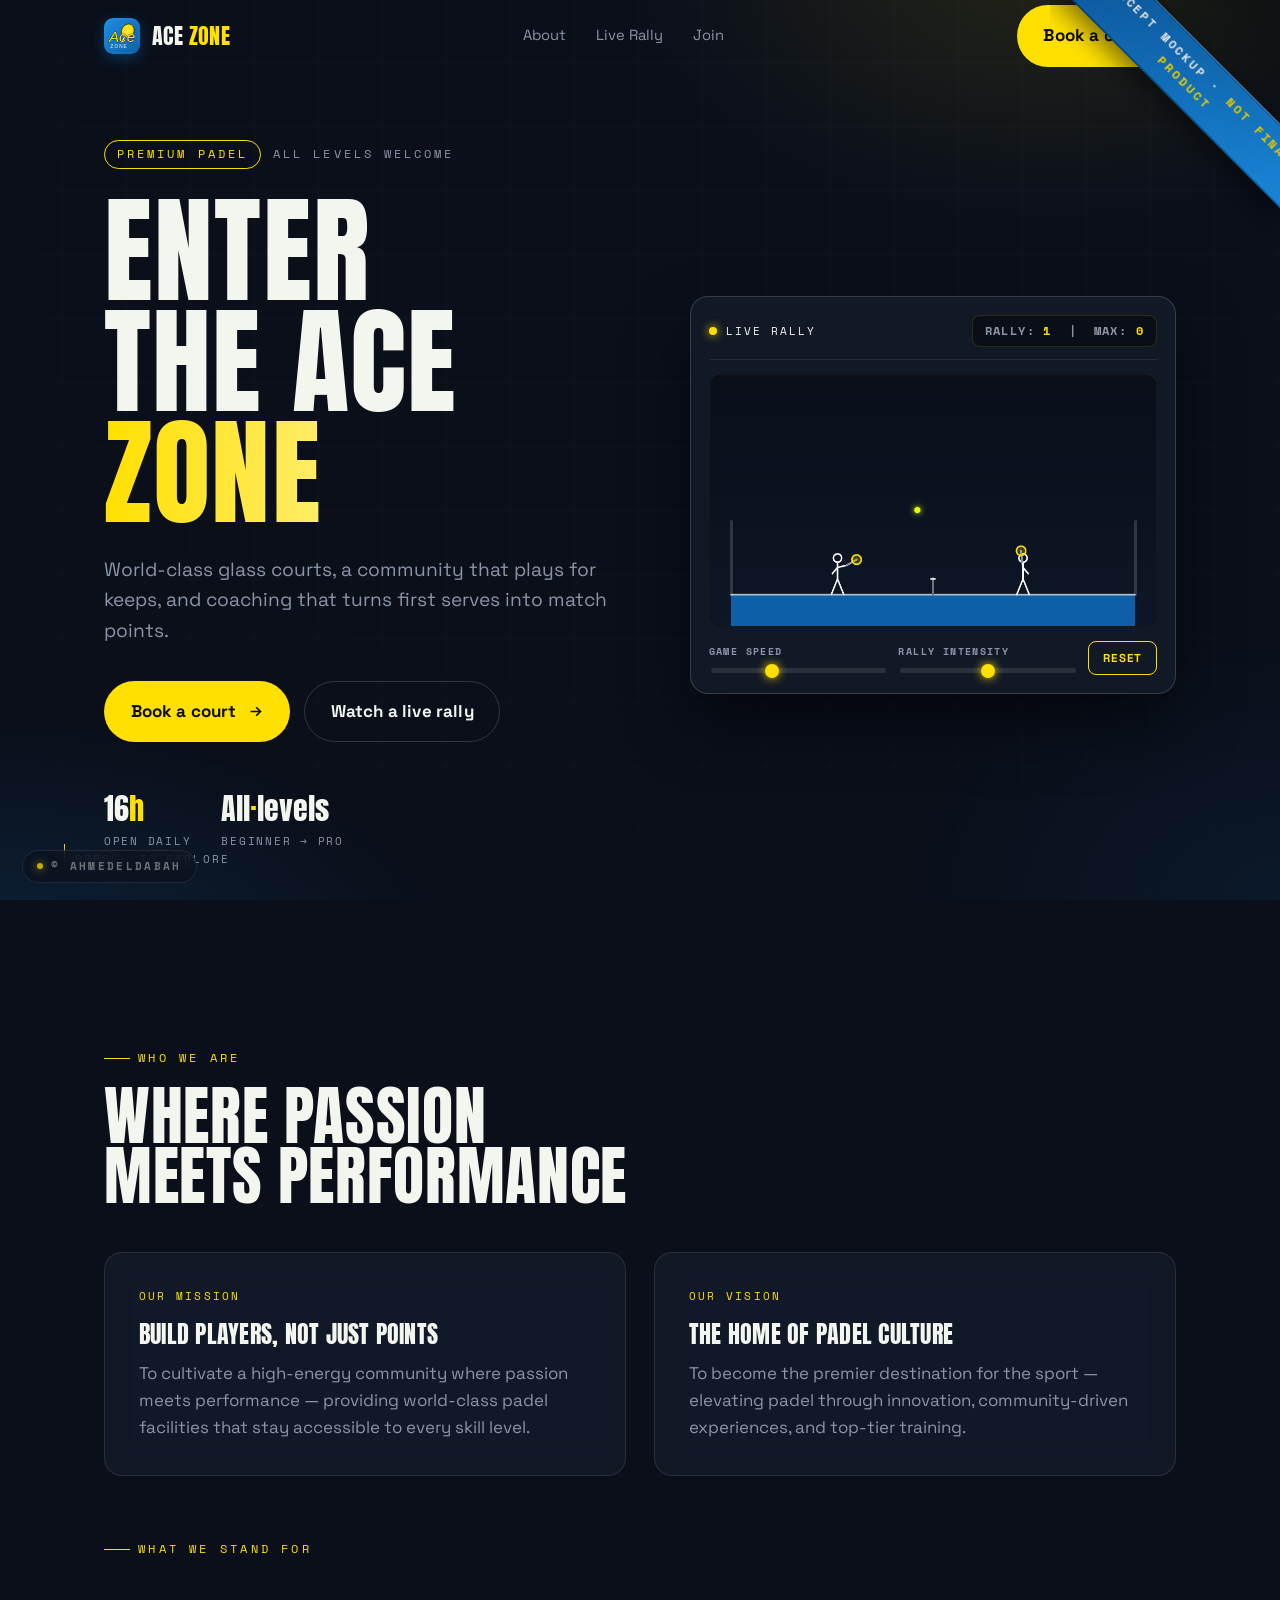
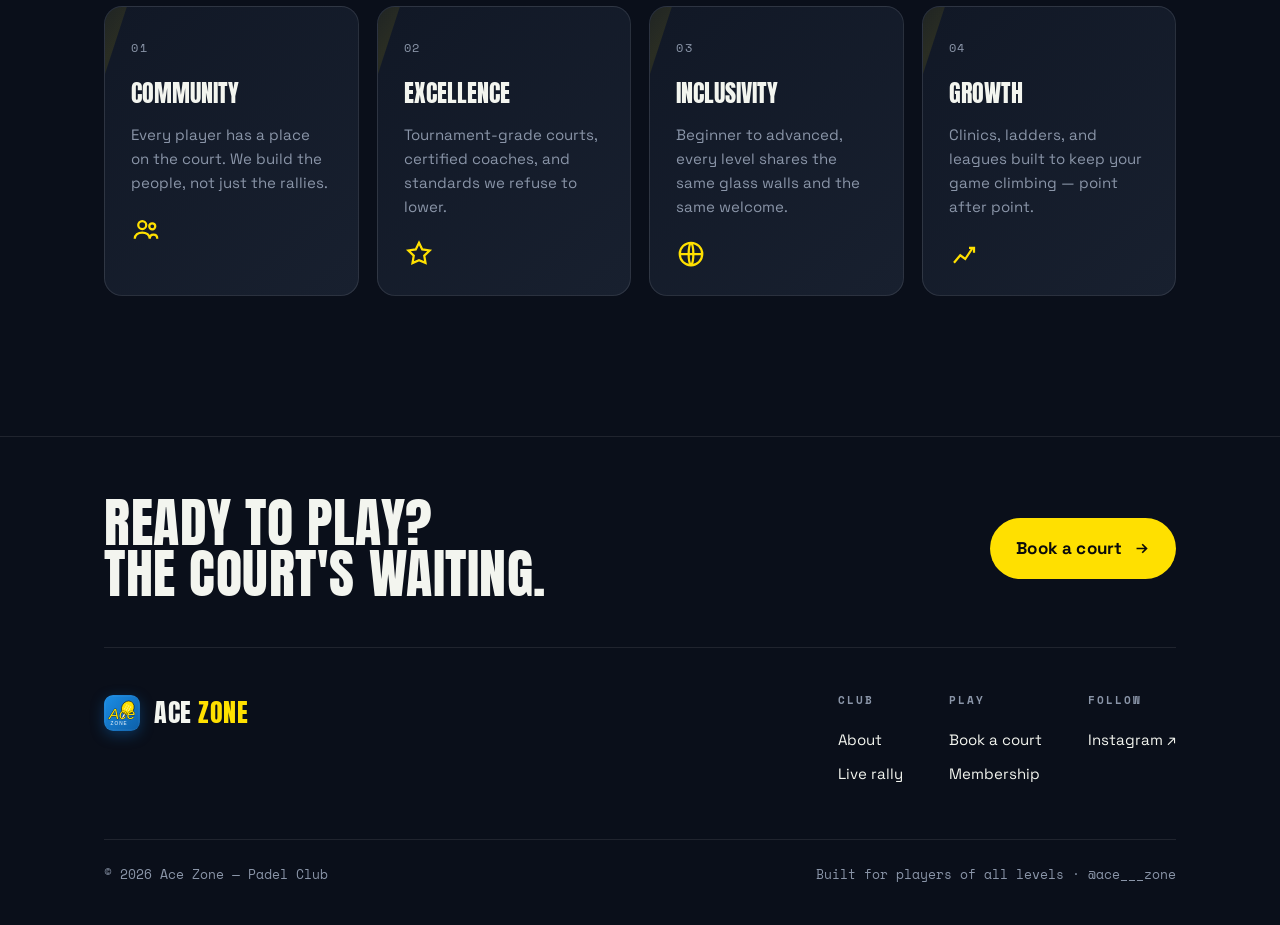
<file: index.html>
<!DOCTYPE html>
<html lang="en">
<head>
<meta charset="UTF-8" />
<meta name="viewport" content="width=device-width, initial-scale=1.0" />
<title>Ace Zone — Premium Padel Club</title>
<meta name="description" content="Ace Zone is a premium padel club: world-class glass courts, certified coaching, and a community that plays for keeps. Book a court and join the club." />

<!-- Fonts: Anton (athletic display) · Space Grotesk (body/UI) · Space Mono (data labels) -->
<link rel="preconnect" href="https://fonts.googleapis.com">
<link rel="preconnect" href="https://fonts.gstatic.com" crossorigin>
<link href="https://fonts.googleapis.com/css2?family=Anton&family=Space+Grotesk:wght@400;500;600;700&family=Space+Mono:wght@400;700&display=swap" rel="stylesheet">

<link rel="stylesheet" href="styles.css">
</head>
<body>

<!-- scroll-following overlays -->
<div class="ribbon-corner" aria-hidden="true">
  <div class="ribbon">Concept Mockup &middot; <b>Not Final Product</b></div>
</div>
<div class="scroll-mark scroll-mark--copy"><span class="dot"></span>&copy; AhmedEldabah</div>

<!-- ===================== NAV ===================== -->
<header class="nav" id="nav">
  <div class="wrap nav-inner">
    <a class="brand" href="#top" aria-label="Ace Zone home">
      <img src="logo.svg" alt="" class="brand-logo"><b>ACE<span class="z"> ZONE</span></b>
    </a>
    <nav class="nav-links" aria-label="Primary">
      <a href="#about">About</a>
      <a href="#top">Live Rally</a>
      <a href="join.html">Join</a>
    </nav>
    <div class="nav-cta">
      <a href="join.html" class="btn">Book a court</a>
      <button class="burger" id="burger" aria-label="Open menu" aria-expanded="false" aria-controls="drawer">
        <span></span><span></span><span></span>
      </button>
    </div>
  </div>
</header>

<!-- mobile drawer -->
<nav class="drawer" id="drawer" aria-label="Mobile">
  <a href="#about">About</a>
  <a href="#top">Live Rally</a>
  <a href="join.html">Join</a>
  <a href="join.html" class="btn drawer-cta">Book a court</a>
  <span class="ig">Instagram · @ace___zone</span>
</nav>

<main id="top">

<!-- ===================== HERO ===================== -->
<section class="hero">
  <div class="wrap hero-grid">
    <div class="hero-text">
      <div class="hero-tag"><span class="pill">Premium padel</span> All levels welcome</div>
      <h1>
        <span class="row"><span>Enter</span></span>
        <span class="row"><span>the ace</span></span>
        <span class="row"><span class="volt">zone</span></span>
      </h1>
      <p class="hero-sub">World-class glass courts, a community that plays for keeps, and coaching that turns first serves into match points.</p>
      <div class="hero-actions">
        <a href="join.html" class="btn">Book a court
          <svg viewBox="0 0 24 24" fill="none" stroke="currentColor" stroke-width="2.4"><path d="M5 12h14M13 6l6 6-6 6"/></svg>
        </a>
        <a href="#top" class="btn btn--ghost">Watch a live rally</a>
      </div>
      <div class="hero-stats">
        <div class="s"><div class="n">16<em>h</em></div><div class="l">Open daily</div></div>
        <div class="s"><div class="n">All<em>·</em>levels</div><div class="l">Beginner → pro</div></div>
      </div>
    </div>

    <!-- live rally — animated padel match -->
    <div class="hero-game">
      <div class="game-top">
        <span class="live-tag"><span class="dotlive"></span> Live rally</span>
        <span class="score">RALLY: <span id="rallyCount">0</span> &nbsp;|&nbsp; MAX: <span id="maxRally">0</span></span>
      </div>
      <div class="canvas-wrap">
        <canvas id="matchCanvas" width="850" height="480" aria-label="Animated padel rally simulation"></canvas>
      </div>
      <div class="game-ctrl">
        <div class="ctrl-group">
          <label for="speedSlider">Game Speed</label>
          <input type="range" id="speedSlider" min="0.5" max="2" step="0.1" value="1">
        </div>
        <div class="ctrl-group">
          <label for="intensitySlider">Rally Intensity</label>
          <input type="range" id="intensitySlider" min="8" max="16" step="1" value="12">
        </div>
        <button class="reset-btn" id="resetBtn">Reset</button>
      </div>
    </div>
  </div>
  <a href="#about" class="scrollcue"><span class="bar"></span>Scroll to explore</a>
</section>

<!-- ===================== ABOUT ===================== -->
<section class="section" id="about">
  <div class="wrap">
    <p class="eyebrow reveal">Who we are</p>
    <h2 class="h-section reveal" data-delay="1">Where passion<br>meets performance</h2>

    <div class="split">
      <article class="statement glass reveal" data-delay="1">
        <span class="k">Our mission</span>
        <h3>Build players, not just points</h3>
        <p>To cultivate a high-energy community where passion meets performance — providing world-class padel facilities that stay accessible to every skill level.</p>
      </article>
      <article class="statement glass reveal" data-delay="2">
        <span class="k">Our vision</span>
        <h3>The home of padel culture</h3>
        <p>To become the premier destination for the sport — elevating padel through innovation, community-driven experiences, and top-tier training.</p>
      </article>
    </div>

    <p class="eyebrow reveal" style="margin-top:64px">What we stand for</p>
    <div class="values">
      <article class="value glass reveal" data-delay="1">
        <span class="num">01</span>
        <h4>Community</h4>
        <p>Every player has a place on the court. We build the people, not just the rallies.</p>
        <div class="glyph"><svg viewBox="0 0 24 24" fill="none" stroke="currentColor" stroke-width="1.8"><circle cx="9" cy="8" r="3.2"/><circle cx="17" cy="9" r="2.4"/><path d="M3 19c0-3 2.7-5 6-5s6 2 6 5M15 19c0-2 1-3.4 3-3.4S21 17 21 19"/></svg></div>
      </article>
      <article class="value glass reveal" data-delay="2">
        <span class="num">02</span>
        <h4>Excellence</h4>
        <p>Tournament-grade courts, certified coaches, and standards we refuse to lower.</p>
        <div class="glyph"><svg viewBox="0 0 24 24" fill="none" stroke="currentColor" stroke-width="1.8"><path d="M12 3l2.6 5.3 5.9.9-4.3 4.1 1 5.8L12 16.9 6.8 19.2l1-5.8L3.5 9.2l5.9-.9z"/></svg></div>
      </article>
      <article class="value glass reveal" data-delay="3">
        <span class="num">03</span>
        <h4>Inclusivity</h4>
        <p>Beginner to advanced, every level shares the same glass walls and the same welcome.</p>
        <div class="glyph"><svg viewBox="0 0 24 24" fill="none" stroke="currentColor" stroke-width="1.8"><circle cx="12" cy="12" r="9"/><path d="M3 12h18M12 3c2.5 2.4 2.5 15.6 0 18M12 3c-2.5 2.4-2.5 15.6 0 18"/></svg></div>
      </article>
      <article class="value glass reveal" data-delay="4">
        <span class="num">04</span>
        <h4>Growth</h4>
        <p>Clinics, ladders, and leagues built to keep your game climbing — point after point.</p>
        <div class="glyph"><svg viewBox="0 0 24 24" fill="none" stroke="currentColor" stroke-width="1.8"><path d="M4 19l5-6 4 3 6-9"/><path d="M16 7h4v4"/></svg></div>
      </article>
    </div>
  </div>
</section>

</main>

<!-- ===================== FOOTER ===================== -->
<footer class="foot" id="contact">
  <div class="wrap">
    <div class="foot-cta">
      <h2 class="h-section">Ready to play?<br>The court's waiting.</h2>
      <a href="join.html" class="btn">Book a court
        <svg viewBox="0 0 24 24" fill="none" stroke="currentColor" stroke-width="2.4"><path d="M5 12h14M13 6l6 6-6 6"/></svg>
      </a>
    </div>
    <div class="foot-cols">
      <a class="brand" href="#top"><img src="logo.svg" alt="" class="brand-logo"><b>ACE<span class="z"> ZONE</span></b></a>
      <div class="foot-links">
        <div>
          <h5>Club</h5>
          <a href="#about">About</a>
          <a href="#top">Live rally</a>
        </div>
        <div>
          <h5>Play</h5>
          <a href="join.html">Book a court</a>
          <a href="join.html">Membership</a>
        </div>
        <div>
          <h5>Follow</h5>
          <a href="https://instagram.com/ace___zone" target="_blank" rel="noopener">Instagram ↗</a>
        </div>
      </div>
    </div>
    <div class="foot-base">
      <span>© <span id="year"></span> Ace Zone — Padel Club</span>
      <span>Built for players of all levels · @ace___zone</span>
    </div>
  </div>
</footer>

<script>
/* ============================================================
   0 · reduced-motion flag
   ============================================================ */
const REDUCE = window.matchMedia('(prefers-reduced-motion: reduce)').matches;
if (REDUCE) document.documentElement.classList.add('no-motion');

document.getElementById('year').textContent = new Date().getFullYear();

/* ============================================================
   1 · NAV  (scroll state + mobile drawer)
   ============================================================ */
const nav = document.getElementById('nav');
const burger = document.getElementById('burger');
const drawer = document.getElementById('drawer');

const markConcept = document.querySelector('.ribbon-corner .ribbon');
const markCopy    = document.querySelector('.scroll-mark--copy');
const onScroll = () => {
  const y = window.scrollY;
  nav.classList.toggle('scrolled', y > 24);
  if (markConcept) markConcept.style.transform = `rotate(45deg) translateY(${Math.sin(y * 0.004) * 5}px)`;
  if (markCopy)    markCopy.style.transform    = `translateY(${Math.sin(y * 0.006 + 1) * 6}px)`;
};
onScroll();
window.addEventListener('scroll', onScroll, { passive:true });

function setDrawer(open){
  drawer.classList.toggle('open', open);
  burger.classList.toggle('open', open);
  burger.setAttribute('aria-expanded', open);
  document.body.classList.toggle('lock', open);
}
burger.addEventListener('click', () => setDrawer(!drawer.classList.contains('open')));
drawer.querySelectorAll('a').forEach(a => a.addEventListener('click', () => setDrawer(false)));
document.addEventListener('keydown', e => { if (e.key === 'Escape') setDrawer(false); });

/* button ripple position tracking */
document.querySelectorAll('.btn').forEach(b => {
  b.addEventListener('pointermove', e => {
    const r = b.getBoundingClientRect();
    b.style.setProperty('--mx', ((e.clientX - r.left) / r.width  * 100) + '%');
    b.style.setProperty('--my', ((e.clientY - r.top)  / r.height * 100) + '%');
  });
});

/* ============================================================
   2 · SCROLL REVEAL
   ============================================================ */
const reveals = document.querySelectorAll('.reveal');
if (REDUCE || !('IntersectionObserver' in window)){
  reveals.forEach(el => el.classList.add('in'));
} else {
  const io = new IntersectionObserver((entries) => {
    entries.forEach(en => { if (en.isIntersecting){ en.target.classList.add('in'); io.unobserve(en.target); } });
  }, { threshold:.16, rootMargin:'0px 0px -8% 0px' });
  reveals.forEach(el => io.observe(el));
}
/* ============================================================
   4 · LIVE RALLY — Animated padel match (canvas)
   ============================================================ */
(() => {
  const canvas = document.getElementById('matchCanvas');
  if (!canvas) return;
  const ctx = canvas.getContext('2d');

  const rallyCountEl = document.getElementById('rallyCount');
  const maxRallyEl   = document.getElementById('maxRally');
  const speedSlider  = document.getElementById('speedSlider');
  const intensitySlider = document.getElementById('intensitySlider');
  const resetBtn     = document.getElementById('resetBtn');

  let gameSpeed = 1;
  let baseHitPower = 12;
  let rallyCount = 0;
  let maxRally = 0;

  const gravity = 0.25;
  const netX = canvas.width / 2;
  const floorY = canvas.height - 60;
  const wallLeft = 40;
  const wallRight = canvas.width - 40;

  const ball = {
    x: netX, y: 150, vx: 4, vy: 0,
    radius: 6, color: '#e1ff00',
    reset() {
      this.x = netX; this.y = 100;
      this.vx = Math.random() > 0.5 ? 4 : -4;
      this.vy = 0;
      if (rallyCount > maxRally) {
        maxRally = rallyCount;
        maxRallyEl.textContent = maxRally;
      }
      rallyCount = 0;
      rallyCountEl.textContent = rallyCount;
    }
  };

  class Player {
    constructor(x, side) {
      this.homeX = x;
      this.x = x;
      this.y = floorY;
      this.side = side;
      this.height = 70;
      this.speed = 4.5;
      this.swingProgress = 0;
      this.isSwinging = false;
    }
    update(b) {
      const isBallComing = (this.side === 'left' && b.vx < 0) || (this.side === 'right' && b.vx > 0);
      if (isBallComing) {
        let targetX = b.x + (this.side === 'left' ? 25 : -25);
        if (this.side === 'left') {
          targetX = Math.max(wallLeft + 20, Math.min(netX - 30, targetX));
        } else {
          targetX = Math.max(netX + 30, Math.min(wallRight - 20, targetX));
        }
        if (this.x < targetX - 5) this.x += this.speed * gameSpeed;
        else if (this.x > targetX + 5) this.x -= this.speed * gameSpeed;
      } else if (Math.abs(this.x - this.homeX) > 5) {
        this.x += (this.homeX - this.x) * 0.03 * gameSpeed;
      }

      const dist = Math.hypot(b.x - this.x, b.y - (this.y - this.height / 2));
      if (dist < 55 && !this.isSwinging) {
        if ((this.side === 'left' && b.vx < 0) || (this.side === 'right' && b.vx > 0)) {
          this.isSwinging = true;
          this.swingProgress = 0;
          this.hitBall(b);
        }
      }
      if (this.isSwinging) {
        this.swingProgress += 0.15 * gameSpeed;
        if (this.swingProgress >= Math.PI) {
          this.isSwinging = false;
          this.swingProgress = 0;
        }
      }
    }
    hitBall(b) {
      rallyCount++;
      rallyCountEl.textContent = rallyCount;
      const direction = this.side === 'left' ? 1 : -1;
      b.vx = direction * (baseHitPower * (0.8 + Math.random() * 0.4));
      b.vy = -(4 + Math.random() * 5);
    }
    draw() {
      ctx.strokeStyle = '#ffffff';
      ctx.lineWidth = 3;
      ctx.lineCap = 'round';

      const headRadius = 8;
      const headY = this.y - this.height;
      const torsoTop = headY + headRadius;
      const torsoBottom = this.y - 30;

      ctx.beginPath();
      ctx.arc(this.x, headY, headRadius, 0, Math.PI * 2);
      ctx.stroke();

      ctx.beginPath();
      ctx.moveTo(this.x, torsoTop);
      ctx.lineTo(this.x, torsoBottom);
      ctx.stroke();

      ctx.beginPath();
      ctx.moveTo(this.x, torsoBottom);
      ctx.lineTo(this.x - 12, this.y);
      ctx.moveTo(this.x, torsoBottom);
      ctx.lineTo(this.x + 12, this.y);
      ctx.stroke();

      const armSpread = this.side === 'left' ? 15 : -15;
      let racketAngle;
      if (this.isSwinging) {
        racketAngle = (this.side === 'left')
          ? -Math.PI / 4 + Math.sin(this.swingProgress) * Math.PI
          :  Math.PI / 4 - Math.sin(this.swingProgress) * Math.PI;
      } else {
        racketAngle = this.side === 'left' ? -Math.PI / 6 : Math.PI / 6;
      }

      ctx.beginPath();
      ctx.moveTo(this.x, torsoTop + 10);
      ctx.lineTo(this.x - armSpread / 1.5, torsoTop + 22);
      ctx.stroke();

      const handX = this.x + Math.cos(racketAngle) * 20;
      const handY = (torsoTop + 12) + Math.sin(racketAngle) * 12;

      ctx.beginPath();
      ctx.moveTo(this.x, torsoTop + 10);
      ctx.lineTo(handX, handY);
      ctx.stroke();

      const racketLength = 22;
      const racketEndX = handX + Math.cos(racketAngle) * racketLength;
      const racketEndY = handY + Math.sin(racketAngle) * racketLength;

      ctx.lineWidth = 4;
      ctx.strokeStyle = '#8a94a6';
      ctx.beginPath();
      ctx.moveTo(handX, handY);
      ctx.lineTo(racketEndX, racketEndY);
      ctx.stroke();

      ctx.lineWidth = 3;
      ctx.strokeStyle = getComputedStyle(document.documentElement).getPropertyValue('--volt').trim() || '#FFE000';
      ctx.fillStyle = 'rgba(255, 224, 0, 0.22)';
      ctx.beginPath();
      ctx.arc(racketEndX, racketEndY, 9, 0, Math.PI * 2);
      ctx.fill();
      ctx.stroke();
    }
  }

  const playerLeft  = new Player(180, 'left');
  const playerRight = new Player(canvas.width - 180, 'right');

  function drawCourt() {
    const g = ctx.createLinearGradient(0, 0, 0, canvas.height);
    g.addColorStop(0, '#0A0F1A');
    g.addColorStop(1, '#0D1726');
    ctx.fillStyle = g;
    ctx.fillRect(0, 0, canvas.width, canvas.height);

    ctx.fillStyle = '#0D5FA8';
    ctx.fillRect(wallLeft, floorY, wallRight - wallLeft, canvas.height - floorY);

    ctx.lineWidth = 4;
    ctx.strokeStyle = 'rgba(255, 255, 255, 0.15)';
    ctx.strokeRect(wallLeft, floorY - 140, 2, 140);
    ctx.strokeRect(wallRight, floorY - 140, 2, 140);

    ctx.lineWidth = 3;
    ctx.strokeStyle = 'rgba(255, 255, 255, 0.7)';
    ctx.beginPath();
    ctx.moveTo(wallLeft, floorY);
    ctx.lineTo(wallRight, floorY);
    ctx.stroke();

    ctx.lineWidth = 4;
    ctx.strokeStyle = '#5a6578';
    ctx.beginPath();
    ctx.moveTo(netX, floorY);
    ctx.lineTo(netX, floorY - 32);
    ctx.stroke();

    ctx.lineWidth = 2;
    ctx.strokeStyle = 'rgba(255, 255, 255, 0.4)';
    ctx.fillStyle = 'rgba(255, 255, 255, 0.1)';
    ctx.fillRect(netX - 2, floorY - 30, 4, 30);

    ctx.lineWidth = 3;
    ctx.strokeStyle = '#ffffff';
    ctx.beginPath();
    ctx.moveTo(netX - 4, floorY - 30);
    ctx.lineTo(netX + 4, floorY - 30);
    ctx.stroke();
  }

  function updatePhysics() {
    for (let i = 0; i < gameSpeed * 10; i++) {
      ball.x += (ball.vx / 10);
      ball.y += (ball.vy / 10);
    }
    ball.vy += gravity * gameSpeed;

    if (ball.y + ball.radius >= floorY) {
      ball.y = floorY - ball.radius;
      ball.vy = -ball.vy * 0.82;
    }
    if (ball.x - ball.radius <= wallLeft) {
      ball.x = wallLeft + ball.radius;
      ball.vx = -ball.vx * 0.9;
    }
    if (ball.x + ball.radius >= wallRight) {
      ball.x = wallRight - ball.radius;
      ball.vx = -ball.vx * 0.9;
    }
    if (ball.x > netX - 4 && ball.x < netX + 4 && ball.y > floorY - 30) {
      ball.reset();
    }
    if (ball.y > canvas.height || ball.x < 0 || ball.x > canvas.width) {
      ball.reset();
    }
  }

  function loop() {
    ctx.clearRect(0, 0, canvas.width, canvas.height);
    playerLeft.update(ball);
    playerRight.update(ball);
    updatePhysics();
    drawCourt();
    playerLeft.draw();
    playerRight.draw();
    ctx.shadowBlur = 12;
    ctx.shadowColor = ball.color;
    ctx.fillStyle = ball.color;
    ctx.beginPath();
    ctx.arc(ball.x, ball.y, ball.radius, 0, Math.PI * 2);
    ctx.fill();
    ctx.shadowBlur = 0;
    requestAnimationFrame(loop);
  }

  speedSlider.addEventListener('input', e => { gameSpeed = parseFloat(e.target.value); });
  intensitySlider.addEventListener('input', e => { baseHitPower = parseInt(e.target.value); });
  resetBtn.addEventListener('click', () => { ball.reset(); });

  loop();
})();

</script>
</body>
</html>
</file>
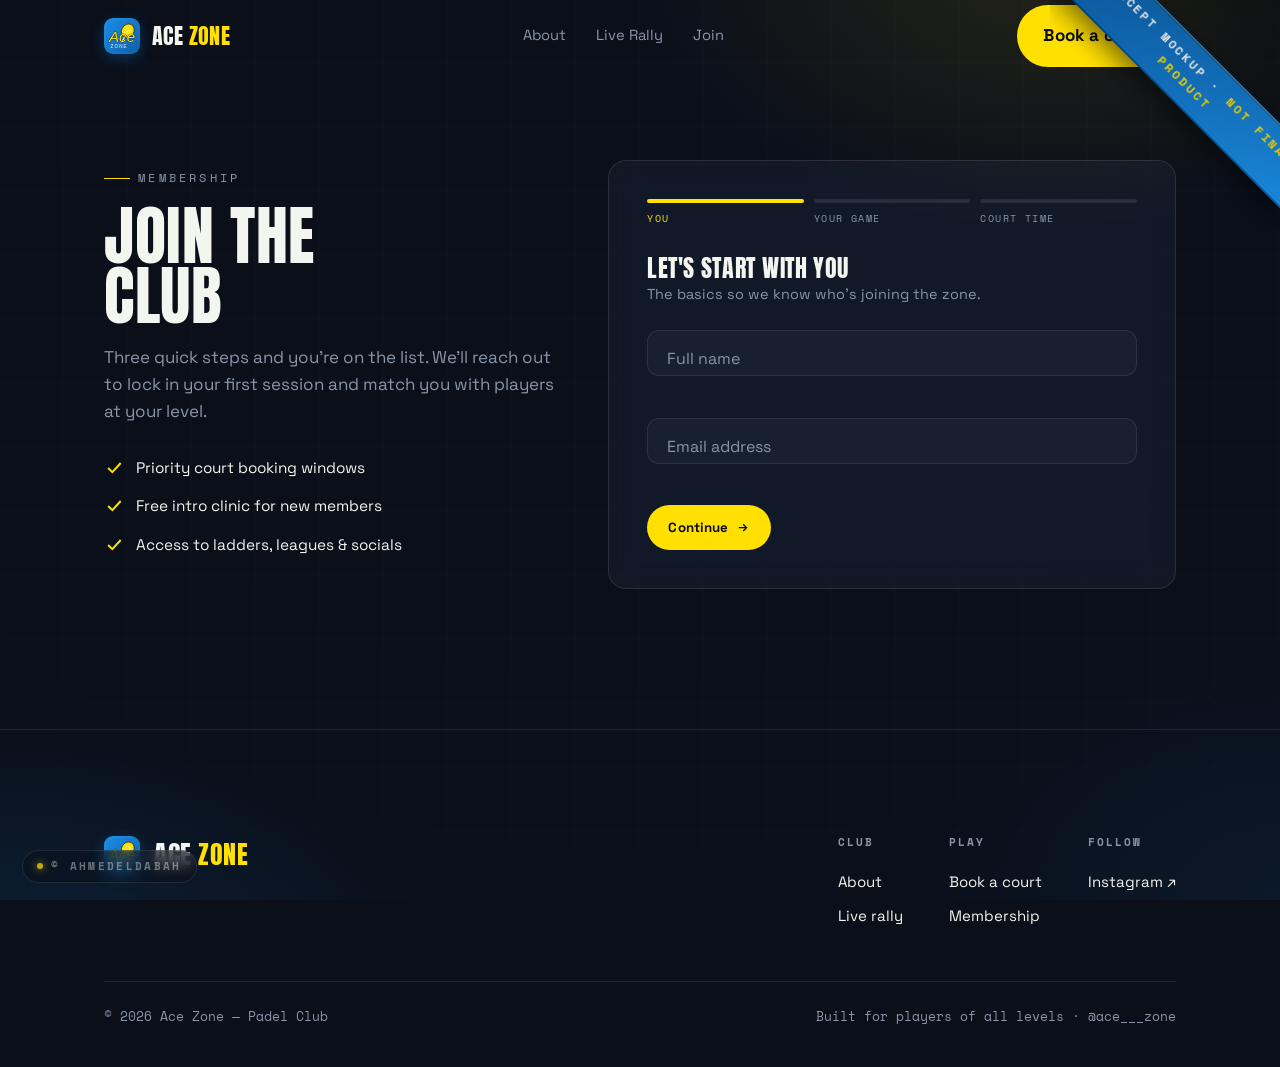
<file: join.html>
<!DOCTYPE html>
<html lang="en">
<head>
<meta charset="UTF-8" />
<meta name="viewport" content="width=device-width, initial-scale=1.0" />
<title>Join the Club — Ace Zone</title>
<meta name="description" content="Join Ace Zone — three quick steps and you're on the list. Premium padel courts, coaching, and a community that plays for keeps." />

<link rel="preconnect" href="https://fonts.googleapis.com">
<link rel="preconnect" href="https://fonts.gstatic.com" crossorigin>
<link href="https://fonts.googleapis.com/css2?family=Anton&family=Space+Grotesk:wght@400;500;600;700&family=Space+Mono:wght@400;700&display=swap" rel="stylesheet">

<link rel="stylesheet" href="styles.css">
</head>
<body>

<!-- scroll-following overlays -->
<div class="ribbon-corner" aria-hidden="true">
  <div class="ribbon">Concept Mockup &middot; <b>Not Final Product</b></div>
</div>
<div class="scroll-mark scroll-mark--copy"><span class="dot"></span>&copy; AhmedEldabah</div>

<!-- ===================== NAV ===================== -->
<header class="nav" id="nav">
  <div class="wrap nav-inner">
    <a class="brand" href="index.html" aria-label="Ace Zone home">
      <img src="logo.svg" alt="" class="brand-logo"><b>ACE<span class="z"> ZONE</span></b>
    </a>
    <nav class="nav-links" aria-label="Primary">
      <a href="index.html#about">About</a>
      <a href="index.html#top">Live Rally</a>
      <a href="join.html">Join</a>
    </nav>
    <div class="nav-cta">
      <a href="join.html" class="btn">Book a court</a>
      <button class="burger" id="burger" aria-label="Open menu" aria-expanded="false" aria-controls="drawer">
        <span></span><span></span><span></span>
      </button>
    </div>
  </div>
</header>

<!-- mobile drawer -->
<nav class="drawer" id="drawer" aria-label="Mobile">
  <a href="index.html#about">About</a>
  <a href="index.html#top">Live Rally</a>
  <a href="join.html">Join</a>
  <a href="join.html" class="btn drawer-cta">Book a court</a>
  <span class="ig">Instagram · @ace___zone</span>
</nav>

<main id="top">

<!-- ===================== REGISTRATION ===================== -->
<section class="section" id="join" style="padding-top:140px">
  <div class="wrap">
    <div class="join-grid">
      <div class="join-copy">
        <p class="eyebrow reveal">Membership</p>
        <h2 class="h-section reveal" data-delay="1">Join the<br>club</h2>
        <p class="reveal" data-delay="1" style="margin-top:18px">Three quick steps and you're on the list. We'll reach out to lock in your first session and match you with players at your level.</p>
        <ul class="perks reveal" data-delay="2">
          <li><svg viewBox="0 0 24 24" fill="none" stroke="currentColor" stroke-width="2.4"><path d="M5 12l5 5L20 6"/></svg> Priority court booking windows</li>
          <li><svg viewBox="0 0 24 24" fill="none" stroke="currentColor" stroke-width="2.4"><path d="M5 12l5 5L20 6"/></svg> Free intro clinic for new members</li>
          <li><svg viewBox="0 0 24 24" fill="none" stroke="currentColor" stroke-width="2.4"><path d="M5 12l5 5L20 6"/></svg> Access to ladders, leagues &amp; socials</li>
        </ul>
      </div>

      <!-- multi-step form -->
      <div class="form-card glass reveal" data-delay="2">
        <div class="steps-bar" id="stepsBar">
          <div class="step active" data-step="1"><div class="track"><i></i></div><div class="slabel">You</div></div>
          <div class="step" data-step="2"><div class="track"><i></i></div><div class="slabel">Your game</div></div>
          <div class="step" data-step="3"><div class="track"><i></i></div><div class="slabel">Court time</div></div>
        </div>

        <form id="joinForm" novalidate>
          <!-- step 1 -->
          <div class="step-panel show" data-panel="1">
            <h3>Let's start with you</h3>
            <p class="hint">The basics so we know who's joining the zone.</p>
            <div class="field">
              <input type="text" id="fullName" name="fullName" placeholder=" " autocomplete="name" />
              <label for="fullName">Full name</label>
              <div class="err" data-err="fullName"></div>
            </div>
            <div class="field">
              <input type="email" id="email" name="email" placeholder=" " autocomplete="email" />
              <label for="email">Email address</label>
              <div class="err" data-err="email"></div>
            </div>
            <div class="form-nav">
              <button type="button" class="linkbtn" hidden>Back</button>
              <button type="button" class="btn" data-next>Continue
                <svg viewBox="0 0 24 24" fill="none" stroke="currentColor" stroke-width="2.4"><path d="M5 12h14M13 6l6 6-6 6"/></svg>
              </button>
            </div>
          </div>

          <!-- step 2 -->
          <div class="step-panel" data-panel="2">
            <h3>Your game</h3>
            <p class="hint">So we can match you with the right players and courts.</p>
            <div class="field">
              <input type="tel" id="phone" name="phone" placeholder=" " autocomplete="tel" inputmode="tel" />
              <label for="phone">Phone number</label>
              <div class="err" data-err="phone"></div>
            </div>
            <div class="field-group" data-group="skill">
              <span class="gl">Skill level</span>
              <div class="chips">
                <label class="chip"><input type="radio" name="skill" value="Beginner"><span>Beginner</span></label>
                <label class="chip"><input type="radio" name="skill" value="Intermediate"><span>Intermediate</span></label>
                <label class="chip"><input type="radio" name="skill" value="Advanced"><span>Advanced</span></label>
              </div>
              <div class="group-err">Pick the level that fits you best.</div>
            </div>
            <div class="form-nav">
              <button type="button" class="linkbtn" data-back>Back</button>
              <button type="button" class="btn" data-next>Continue
                <svg viewBox="0 0 24 24" fill="none" stroke="currentColor" stroke-width="2.4"><path d="M5 12h14M13 6l6 6-6 6"/></svg>
              </button>
            </div>
          </div>

          <!-- step 3 -->
          <div class="step-panel" data-panel="3">
            <h3>When do you play?</h3>
            <p class="hint">Choose any times that usually work — pick at least one.</p>
            <div class="field-group" data-group="times">
              <span class="gl">Preferred booking slot (1-hour)</span>
              <div class="chips chips--slots">
                <label class="chip"><input type="checkbox" name="times" value="10:00 AM – 11:00 AM"><span>10 – 11 AM</span></label>
                <label class="chip"><input type="checkbox" name="times" value="11:00 AM – 12:00 PM"><span>11 AM – 12 PM</span></label>
                <label class="chip"><input type="checkbox" name="times" value="12:00 PM – 1:00 PM"><span>12 – 1 PM</span></label>
                <label class="chip"><input type="checkbox" name="times" value="1:00 PM – 2:00 PM"><span>1 – 2 PM</span></label>
                <label class="chip"><input type="checkbox" name="times" value="2:00 PM – 3:00 PM"><span>2 – 3 PM</span></label>
                <label class="chip"><input type="checkbox" name="times" value="3:00 PM – 4:00 PM"><span>3 – 4 PM</span></label>
                <label class="chip"><input type="checkbox" name="times" value="4:00 PM – 5:00 PM"><span>4 – 5 PM</span></label>
                <label class="chip"><input type="checkbox" name="times" value="5:00 PM – 6:00 PM"><span>5 – 6 PM</span></label>
                <label class="chip"><input type="checkbox" name="times" value="6:00 PM – 7:00 PM"><span>6 – 7 PM</span></label>
                <label class="chip"><input type="checkbox" name="times" value="7:00 PM – 8:00 PM"><span>7 – 8 PM</span></label>
                <label class="chip"><input type="checkbox" name="times" value="8:00 PM – 9:00 PM"><span>8 – 9 PM</span></label>
                <label class="chip"><input type="checkbox" name="times" value="9:00 PM – 10:00 PM"><span>9 – 10 PM</span></label>
                <label class="chip"><input type="checkbox" name="times" value="10:00 PM – 11:00 PM"><span>10 – 11 PM</span></label>
                <label class="chip"><input type="checkbox" name="times" value="11:00 PM – 12:00 AM"><span>11 PM – 12 AM</span></label>
              </div>
              <div class="group-err">Select at least one slot that works for you.</div>
            </div>
            <div class="form-nav">
              <button type="button" class="linkbtn" data-back>Back</button>
              <button type="submit" class="btn">Join the club
                <svg viewBox="0 0 24 24" fill="none" stroke="currentColor" stroke-width="2.4"><path d="M5 12l5 5L20 6"/></svg>
              </button>
            </div>
          </div>
        </form>

        <!-- success -->
        <div class="success" id="success" role="status" aria-live="polite">
          <div class="check"><svg viewBox="0 0 24 24" fill="none" stroke="currentColor" stroke-width="2.6"><path d="M5 12l5 5L20 6"/></svg></div>
          <h3>You're on the list</h3>
          <p>We'll text you to lock in your first session and pair you with players at your level.</p>
          <div class="recap" id="recap"></div>
        </div>
      </div>
    </div>
  </div>
</section>
</main>

<!-- ===================== FOOTER ===================== -->
<footer class="foot">
  <div class="wrap">
    <div class="foot-cols">
      <a class="brand" href="index.html"><img src="logo.svg" alt="" class="brand-logo"><b>ACE<span class="z"> ZONE</span></b></a>
      <div class="foot-links">
        <div>
          <h5>Club</h5>
          <a href="index.html#about">About</a>
          <a href="index.html#top">Live rally</a>
        </div>
        <div>
          <h5>Play</h5>
          <a href="join.html">Book a court</a>
          <a href="join.html">Membership</a>
        </div>
        <div>
          <h5>Follow</h5>
          <a href="https://instagram.com/ace___zone" target="_blank" rel="noopener">Instagram &#8599;</a>
        </div>
      </div>
    </div>
    <div class="foot-base">
      <span>&copy; <span id="year"></span> Ace Zone &mdash; Padel Club</span>
      <span>Built for players of all levels &middot; @ace___zone</span>
    </div>
  </div>
</footer>

<script>
const REDUCE = window.matchMedia('(prefers-reduced-motion: reduce)').matches;
if (REDUCE) document.documentElement.classList.add('no-motion');

document.getElementById('year').textContent = new Date().getFullYear();

/* NAV scroll state + mobile drawer */
const nav = document.getElementById('nav');
const burger = document.getElementById('burger');
const drawer = document.getElementById('drawer');
const markConcept = document.querySelector('.ribbon-corner .ribbon');
const markCopy    = document.querySelector('.scroll-mark--copy');
const onScroll = () => {
  const y = window.scrollY;
  nav.classList.toggle('scrolled', y > 24);
  if (markConcept) markConcept.style.transform = `rotate(45deg) translateY(${Math.sin(y * 0.004) * 5}px)`;
  if (markCopy)    markCopy.style.transform    = `translateY(${Math.sin(y * 0.006 + 1) * 6}px)`;
};
onScroll();
window.addEventListener('scroll', onScroll, { passive:true });

function setDrawer(open){
  drawer.classList.toggle('open', open);
  burger.classList.toggle('open', open);
  burger.setAttribute('aria-expanded', open);
  document.body.classList.toggle('lock', open);
}
burger.addEventListener('click', () => setDrawer(!drawer.classList.contains('open')));
drawer.querySelectorAll('a').forEach(a => a.addEventListener('click', () => setDrawer(false)));
document.addEventListener('keydown', e => { if (e.key === 'Escape') setDrawer(false); });

/* button ripple position tracking */
document.querySelectorAll('.btn').forEach(b => {
  b.addEventListener('pointermove', e => {
    const r = b.getBoundingClientRect();
    b.style.setProperty('--mx', ((e.clientX - r.left) / r.width  * 100) + '%');
    b.style.setProperty('--my', ((e.clientY - r.top)  / r.height * 100) + '%');
  });
});

/* SCROLL REVEAL */
const reveals = document.querySelectorAll('.reveal');
if (REDUCE || !('IntersectionObserver' in window)){
  reveals.forEach(el => el.classList.add('in'));
} else {
  const io = new IntersectionObserver((entries) => {
    entries.forEach(en => { if (en.isIntersecting){ en.target.classList.add('in'); io.unobserve(en.target); } });
  }, { threshold:.16, rootMargin:'0px 0px -8% 0px' });
  reveals.forEach(el => io.observe(el));
}

/* MULTI-STEP REGISTRATION FORM */
(() => {
  const form    = document.getElementById('joinForm');
  const panels  = [...form.querySelectorAll('.step-panel')];
  const stepEls = [...document.querySelectorAll('#stepsBar .step')];
  const success = document.getElementById('success');
  const recap   = document.getElementById('recap');
  let current = 1;

  const emailRe = /^[^\s@]+@[^\s@]+\.[^\s@]{2,}$/;

  function show(step){
    panels.forEach(p => p.classList.toggle('show', +p.dataset.panel === step));
    stepEls.forEach(s => {
      const n = +s.dataset.step;
      s.classList.toggle('active', n === step);
      s.classList.toggle('done', n < step);
    });
    current = step;
    const first = panels[step-1].querySelector('input');
    if (first && !REDUCE) setTimeout(() => first.focus(), 280);
  }

  form.querySelectorAll('input').forEach(inp => {
    inp.addEventListener('input', () => {
      const f = inp.closest('.field'); if (f) f.classList.remove('invalid');
      const g = inp.closest('.field-group'); if (g) g.classList.remove('invalid');
    });
    inp.addEventListener('change', () => {
      const g = inp.closest('.field-group'); if (g) g.classList.remove('invalid');
    });
  });

  function setErr(name, msg){
    const field = form.querySelector(`[data-err="${name}"]`)?.closest('.field');
    const out   = form.querySelector(`[data-err="${name}"]`);
    if (field) field.classList.add('invalid');
    if (out) out.textContent = msg;
  }

  function validateStep(step){
    let ok = true;
    if (step === 1){
      const name = form.fullName.value.trim();
      const mail = form.email.value.trim();
      if (name.length < 2){ setErr('fullName','Please enter your full name.'); ok = false; }
      if (!emailRe.test(mail)){ setErr('email','Enter a valid email address.'); ok = false; }
    }
    if (step === 2){
      const phone = form.phone.value.replace(/[^\d]/g,'');
      if (phone.length < 7){ setErr('phone','Enter a valid phone number.'); ok = false; }
      const skill = form.querySelector('input[name="skill"]:checked');
      if (!skill){ form.querySelector('[data-group="skill"]').classList.add('invalid'); ok = false; }
    }
    if (step === 3){
      const times = form.querySelectorAll('input[name="times"]:checked');
      if (times.length === 0){ form.querySelector('[data-group="times"]').classList.add('invalid'); ok = false; }
    }
    return ok;
  }

  form.querySelectorAll('[data-next]').forEach(btn => btn.addEventListener('click', () => {
    if (validateStep(current)) show(current + 1);
  }));
  form.querySelectorAll('[data-back]').forEach(btn => btn.addEventListener('click', () => show(current - 1)));

  form.addEventListener('submit', e => {
    e.preventDefault();
    if (!validateStep(3)) return;

    const data = {
      name:  form.fullName.value.trim(),
      email: form.email.value.trim(),
      skill: form.querySelector('input[name="skill"]:checked').value,
      times: [...form.querySelectorAll('input[name="times"]:checked')].map(t => t.value)
    };
    recap.innerHTML =
      `<div><b>NAME</b> &nbsp;${data.name}</div>` +
      `<div><b>LEVEL</b> &nbsp;${data.skill}</div>` +
      `<div><b>TIMES</b> &nbsp;${data.times.join(' &middot; ')}</div>`;

    form.style.display = 'none';
    document.getElementById('stepsBar').style.display = 'none';
    success.classList.add('show');
    success.scrollIntoView({ behavior: REDUCE ? 'auto' : 'smooth', block:'center' });
  });
})();
</script>
</body>
</html>
</file>
<file: styles.css>
/* ============================================================
   ACE ZONE — design tokens
   Palette: matte black + charcoal, crisp white, neon "volt" lime
   used STRICTLY for accents / buttons / glow.
   ============================================================ */
:root{
  --ink:        #0A0F1A;   /* page background — deep navy-tinted black */
  --char:       #111826;   /* panels */
  --char-2:     #18202F;   /* elevated panels */
  --line:       rgba(255,255,255,.09);
  --line-2:     rgba(255,255,255,.16);
  --white:      #F3F5EF;
  --mute:       #8A95A8;   /* secondary text */
  --mute-2:     #5C6478;

  /* Brand palette (from Ace Zone logo) */
  --brand-blue:      #1B8EE6;   /* primary brand blue */
  --brand-blue-deep: #0D5FA8;
  --brand-blue-soft: rgba(27,142,230,.16);

  /* Accent = brand yellow (replaces former "volt" green) */
  --volt:       #FFE000;   /* brand yellow accent */
  --volt-deep:  #E2C200;
  --volt-soft:  rgba(255,224,0,.14);
  --ball:       #FFEC1A;

  --glass:      rgba(255,255,255,.04);
  --glass-brd:  rgba(255,255,255,.10);

  --maxw: 1200px;
  --pad: clamp(20px, 5vw, 64px);
  --r: 18px;

  --ease: cubic-bezier(.22,.61,.36,1);
}

*{ box-sizing:border-box; }
html{ scroll-behavior:smooth; -webkit-text-size-adjust:100%; }
html.no-motion{ scroll-behavior:auto; }

body{
  margin:0;
  background:var(--ink);
  color:var(--white);
  font-family:"Space Grotesk", system-ui, -apple-system, Segoe UI, Roboto, sans-serif;
  font-size:clamp(15px,1vw + 12px,17px);
  line-height:1.6;
  -webkit-font-smoothing:antialiased;
  overflow-x:hidden;
}
body.lock{ overflow:hidden; }

img{ max-width:100%; display:block; }
a{ color:inherit; text-decoration:none; }
button{ font-family:inherit; cursor:pointer; }
:focus-visible{ outline:2px solid var(--volt); outline-offset:3px; border-radius:4px; }

/* ambient court-glow backdrop — brand blue + yellow mix */
body::before{
  content:""; position:fixed; inset:0; z-index:-2; pointer-events:none;
  background:
    radial-gradient(55vw 48vh at 82% -4%, rgba(255,224,0,.10), transparent 60%),
    radial-gradient(60vw 50vh at 0% 110%, rgba(27,142,230,.16), transparent 60%),
    radial-gradient(45vw 45vh at 100% 100%, rgba(27,142,230,.08), transparent 65%),
    var(--ink);
}
/* faint court grid */
body::after{
  content:""; position:fixed; inset:0; z-index:-1; pointer-events:none; opacity:.5;
  background:
    linear-gradient(transparent 95%, rgba(255,255,255,.025) 95%) 0 0/100% 64px,
    linear-gradient(90deg, transparent 95%, rgba(255,255,255,.025) 95%) 0 0/64px 100%;
  mask-image:radial-gradient(120vw 120vh at 50% 30%, #000 35%, transparent 80%);
}

/* ----------  shared layout  ---------- */
.wrap{ width:100%; max-width:var(--maxw); margin-inline:auto; padding-inline:var(--pad); }
.section{ padding-block:clamp(72px,11vw,140px); position:relative; }

.eyebrow{
  font-family:"Space Mono", monospace;
  font-size:.72rem; letter-spacing:.28em; text-transform:uppercase;
  color:var(--volt); display:inline-flex; align-items:center; gap:.7em; margin:0 0 18px;
}
.eyebrow::before{ content:""; width:26px; height:1px; background:var(--volt); display:inline-block; }

h1,h2,h3{ font-family:"Anton", Impact, sans-serif; font-weight:400; text-transform:uppercase; line-height:.94; letter-spacing:.01em; margin:0; }
.h-display{ font-size:clamp(2.6rem,9vw,6.3rem); }
.h-section{ font-size:clamp(2.1rem,5.5vw,4rem); }
.lede{ color:var(--mute); font-size:clamp(1rem,1.4vw,1.18rem); max-width:54ch; }
.volt{ color:var(--volt); }

/* ----------  buttons  ---------- */
.btn{
  --bg:var(--volt); --fg:#0A0B0C;
  display:inline-flex; align-items:center; gap:.6em;
  background:var(--bg); color:var(--fg);
  font-weight:700; letter-spacing:.01em;
  padding:.95em 1.5em; border:1px solid transparent; border-radius:999px;
  position:relative; transition:transform .25s var(--ease), box-shadow .3s var(--ease), background .3s;
}
.btn svg{ width:1em; height:1em; }
.btn:hover{ transform:translateY(-2px); box-shadow:0 10px 34px rgba(255,224,0,.34); }
.btn:active{ transform:translateY(0); }
.btn--ghost{
  background:transparent; color:var(--white); border-color:var(--line-2);
}
.btn--ghost:hover{ border-color:var(--volt); color:var(--volt); box-shadow:0 0 0 1px var(--volt), 0 10px 30px rgba(0,0,0,.4); }

/* glass utility (frosted) ---------------------------------- */
.glass{
  background:var(--glass);
  border:1px solid var(--glass-brd);
  -webkit-backdrop-filter:blur(16px) saturate(150%);
  backdrop-filter:blur(16px) saturate(150%);
}
@media (prefers-reduced-transparency: reduce){
  .glass{ background:#15181C; backdrop-filter:none; -webkit-backdrop-filter:none; }
}

/* ============================================================
   NAV
   ============================================================ */
.nav{ position:fixed; inset:0 0 auto 0; z-index:60; transition:background .4s, border-color .4s; border-bottom:1px solid transparent; }
.nav.scrolled{ background:rgba(10,15,26,.78); -webkit-backdrop-filter:blur(14px); backdrop-filter:blur(14px); border-bottom:1px solid var(--line); }
.nav-inner{ display:flex; align-items:center; justify-content:space-between; height:72px; }
.brand{ display:flex; align-items:center; gap:.55em; font-family:"Anton",sans-serif; font-size:1.35rem; letter-spacing:.02em; text-transform:uppercase; }
.brand .brand-logo{
  width:36px; height:36px; border-radius:9px; display:block;
  box-shadow:0 4px 14px rgba(13,95,168,.45);
  transition:transform .4s var(--ease);
}
.brand:hover .brand-logo{ transform:rotate(-6deg) scale(1.06); }
.brand b{ font-weight:400; }
.brand .z{ color:var(--volt); }

.nav-links{ display:flex; align-items:center; gap:30px; }
.nav-links a{ font-size:.92rem; color:var(--mute); position:relative; padding:6px 0; transition:color .25s; }
.nav-links a::after{ content:""; position:absolute; left:0; bottom:0; height:1.5px; width:0; background:var(--volt); transition:width .3s var(--ease); }
.nav-links a:hover{ color:var(--white); } .nav-links a:hover::after{ width:100%; }
.nav-cta{ display:flex; align-items:center; gap:16px; }

.burger{ display:none; flex-direction:column; gap:5px; width:42px; height:42px; align-items:center; justify-content:center; background:transparent; border:1px solid var(--line-2); border-radius:12px; }
.burger span{ width:18px; height:2px; background:var(--white); border-radius:2px; transition:transform .3s var(--ease), opacity .2s; }
.burger.open span:nth-child(1){ transform:translateY(7px) rotate(45deg); }
.burger.open span:nth-child(2){ opacity:0; }
.burger.open span:nth-child(3){ transform:translateY(-7px) rotate(-45deg); }

/* mobile drawer */
.drawer{
  position:fixed; inset:0; z-index:55;
  background:rgba(8,9,10,.86); -webkit-backdrop-filter:blur(22px); backdrop-filter:blur(22px);
  display:flex; flex-direction:column; justify-content:center; gap:8px; padding:var(--pad);
  transform:translateY(-100%); transition:transform .5s var(--ease); visibility:hidden;
}
.drawer.open{ transform:translateY(0); visibility:visible; }
.drawer a{ font-family:"Anton",sans-serif; text-transform:uppercase; font-size:clamp(2rem,9vw,3.2rem); color:var(--white); padding:8px 0; border-bottom:1px solid var(--line); transition:color .25s, padding-left .3s var(--ease); }
.drawer a:hover{ color:var(--volt); padding-left:14px; }
.drawer .drawer-cta{ margin-top:28px; }
.drawer .ig{ margin-top:18px; color:var(--mute); font-family:"Space Mono",monospace; font-size:.9rem; }

/* ============================================================
   HERO
   ============================================================ */
.hero{ position:relative; min-height:100svh; display:flex; align-items:center; padding-top:90px; overflow:hidden; }
.hero-grid{ display:grid; grid-template-columns:1.05fr .95fr; gap:48px; align-items:center; width:100%; }
.hero-tag{ font-family:"Space Mono",monospace; font-size:.74rem; letter-spacing:.26em; text-transform:uppercase; color:var(--mute); display:flex; align-items:center; gap:12px; margin-bottom:26px; }
.hero-tag .pill{ color:var(--volt); border:1px solid var(--volt); border-radius:999px; padding:4px 12px; }

.hero h1{ font-size:clamp(3.2rem,11vw,7.4rem); }
.hero h1 .row{ display:block; overflow:hidden; }
.hero h1 .row span{ display:block; transform:translateY(110%); animation:rise .9s var(--ease) forwards; }
.hero h1 .row:nth-child(1) span{ animation-delay:.1s; }
.hero h1 .row:nth-child(2) span{ animation-delay:.22s; }
.hero h1 .row:nth-child(3) span{ animation-delay:.34s; }
@keyframes rise{ to{ transform:translateY(0); } }

.hero-sub{ margin:26px 0 34px; max-width:46ch; color:var(--mute); font-size:clamp(1rem,1.5vw,1.2rem); opacity:0; animation:fade .8s var(--ease) .6s forwards; }
.hero-actions{ display:flex; flex-wrap:wrap; gap:14px; opacity:0; animation:fade .8s var(--ease) .75s forwards; }
.hero-stats{ display:flex; gap:30px; margin-top:42px; opacity:0; animation:fade .8s var(--ease) .9s forwards; flex-wrap:wrap; }
.hero-stats .n{ font-family:"Anton",sans-serif; font-size:1.9rem; color:var(--white); }
.hero-stats .n em{ color:var(--volt); font-style:normal; }
.hero-stats .l{ font-family:"Space Mono",monospace; font-size:.68rem; letter-spacing:.16em; text-transform:uppercase; color:var(--mute); }
@keyframes fade{ to{ opacity:1; } }

.scrollcue{ position:absolute; left:var(--pad); bottom:26px; font-family:"Space Mono",monospace; font-size:.66rem; letter-spacing:.2em; text-transform:uppercase; color:var(--mute); display:flex; align-items:center; gap:10px; }
.scrollcue .bar{ width:1px; height:30px; background:linear-gradient(var(--volt),transparent); display:block; }

/* ============================================================
   HERO LIVE-RALLY GAME (embedded canvas)
   ============================================================ */
.hero-game{
  position:relative; opacity:0; animation:fade 1s var(--ease) .5s forwards;
  width:100%;
  background:var(--char);
  border:1px solid var(--line-2);
  border-radius:var(--r);
  padding:18px;
  box-shadow:0 30px 60px rgba(0,0,0,.55);
}
.hero-game .game-top{
  display:flex; align-items:center; justify-content:space-between;
  margin-bottom:14px; padding-bottom:12px; border-bottom:1px solid var(--line);
}
.hero-game .live-tag{
  display:flex; align-items:center; gap:9px;
  font-family:"Space Mono",monospace; font-size:.7rem; letter-spacing:.18em;
  text-transform:uppercase; color:var(--white);
}
.hero-game .live-tag .dotlive{
  width:8px; height:8px; border-radius:50%;
  background:var(--volt); box-shadow:0 0 10px var(--volt);
  animation:blink 1.4s steps(1,end) infinite;
}
@keyframes blink{ 50%{ opacity:.25; } }
.hero-game .score{
  background:rgba(0,0,0,.4);
  padding:6px 12px; border-radius:8px;
  border:1px solid var(--volt-soft);
  font-family:"Space Mono",monospace; font-size:.72rem;
  letter-spacing:.12em; color:var(--mute); font-weight:700;
}
.hero-game .score span{ color:var(--volt); }

.hero-game .canvas-wrap{
  position:relative; width:100%; background:#000;
  border-radius:12px; overflow:hidden; border:1px solid var(--line);
}
.hero-game canvas{
  display:block; width:100%; height:auto; aspect-ratio:16/9;
}

.hero-game .game-ctrl{
  margin-top:14px;
  display:grid; grid-template-columns:1fr 1fr auto; gap:14px; align-items:end;
}
.hero-game .ctrl-group{ display:flex; flex-direction:column; gap:6px; }
.hero-game .ctrl-group label{
  font-family:"Space Mono",monospace; font-size:.62rem;
  letter-spacing:.14em; text-transform:uppercase; color:var(--mute); font-weight:600;
}
.hero-game .ctrl-group input[type="range"]{
  -webkit-appearance:none; appearance:none;
  width:100%; height:5px; background:rgba(255,255,255,.1);
  border-radius:3px; outline:none;
}
.hero-game .ctrl-group input[type="range"]::-webkit-slider-thumb{
  -webkit-appearance:none; appearance:none;
  width:14px; height:14px; border-radius:50%;
  background:var(--volt); cursor:pointer;
  box-shadow:0 0 10px var(--volt); transition:transform .1s;
}
.hero-game .ctrl-group input[type="range"]::-webkit-slider-thumb:hover{ transform:scale(1.2); }
.hero-game .ctrl-group input[type="range"]::-moz-range-thumb{
  width:14px; height:14px; border-radius:50%;
  background:var(--volt); border:none; cursor:pointer; box-shadow:0 0 10px var(--volt);
}
.hero-game .reset-btn{
  background:transparent; border:1px solid var(--volt); color:var(--volt);
  padding:8px 14px; border-radius:8px; font-weight:700;
  text-transform:uppercase; font-size:.72rem; letter-spacing:.1em;
  cursor:pointer; transition:.2s; height:34px;
}
.hero-game .reset-btn:hover{
  background:var(--volt); color:var(--ink);
  box-shadow:0 0 15px var(--volt-soft);
}

/* ============================================================
   ABOUT — mission / vision / values
   ============================================================ */
.split{ display:grid; grid-template-columns:1fr 1fr; gap:28px; margin-top:46px; }
.statement{ padding:34px; border-radius:var(--r); position:relative; overflow:hidden; }
.statement h3{ font-size:1.5rem; margin-bottom:14px; }
.statement .k{ font-family:"Space Mono",monospace; font-size:.7rem; letter-spacing:.2em; color:var(--volt); text-transform:uppercase; display:block; margin-bottom:18px; }
.statement p{ margin:0; color:var(--mute); font-size:1.06rem; }
.statement::after{ content:""; position:absolute; left:0; top:0; bottom:0; width:3px; background:var(--volt); opacity:.0; transition:opacity .4s; }
.statement:hover::after{ opacity:1; }

.values{ display:grid; grid-template-columns:repeat(4,1fr); gap:18px; margin-top:30px; }
.value{ padding:26px; border-radius:var(--r); position:relative; overflow:hidden; transition:transform .4s var(--ease), border-color .4s; }
.value:hover{ transform:translateY(-6px); border-color:var(--line-2); }
.value .num{ font-family:"Space Mono",monospace; font-size:.72rem; color:var(--mute); letter-spacing:.14em; }
.value h4{ font-family:"Anton",sans-serif; font-weight:400; text-transform:uppercase; font-size:1.5rem; margin:14px 0 10px; }
.value p{ margin:0; color:var(--mute); font-size:.94rem; }
.value .glyph{ width:30px; height:30px; color:var(--volt); margin-top:20px; }
.value .glyph svg{ width:100%; height:100%; }

/* ============================================================
   CLUB AREAS — slider with hover-zoom cards
   ============================================================ */
.areas-head{ display:flex; align-items:flex-end; justify-content:space-between; gap:24px; flex-wrap:wrap; }
.slider-controls{ display:flex; gap:10px; }
.sbtn{ width:50px; height:50px; border-radius:50%; background:transparent; border:1px solid var(--line-2); color:var(--white); display:grid; place-items:center; transition:.3s; }
.sbtn:hover{ border-color:var(--volt); color:var(--volt); }
.sbtn:disabled{ opacity:.3; cursor:not-allowed; }
.sbtn svg{ width:20px; height:20px; }

.rail{ display:flex; gap:22px; margin-top:40px; overflow-x:auto; scroll-snap-type:x mandatory; padding-bottom:14px; scrollbar-width:none; }
.rail::-webkit-scrollbar{ display:none; }
.area{
  scroll-snap-align:start; flex:0 0 clamp(280px,42vw,440px);
  border-radius:var(--r); overflow:hidden; position:relative; min-height:430px;
  border:1px solid var(--line); background:var(--char);
}
.area .media{ position:absolute; inset:0; overflow:hidden; }
.area .media .art{ position:absolute; inset:0; transition:transform .7s var(--ease); }
.area:hover .media .art{ transform:scale(1.08); }
.area .scrim{ position:absolute; inset:0; background:linear-gradient(180deg, rgba(10,11,12,0) 30%, rgba(10,11,12,.5) 60%, rgba(10,11,12,.96) 100%); }
.area .label{ position:absolute; left:24px; right:24px; bottom:24px; z-index:2; }
.area .tagn{ font-family:"Space Mono",monospace; font-size:.68rem; letter-spacing:.18em; text-transform:uppercase; color:var(--volt); }
.area h4{ font-family:"Anton",sans-serif; font-weight:400; text-transform:uppercase; font-size:1.7rem; margin:8px 0 6px; }
.area p{ margin:0; color:var(--mute); font-size:.92rem; max-width:34ch; opacity:0; max-height:0; transition:opacity .4s, max-height .5s var(--ease); }
.area:hover p{ opacity:1; max-height:80px; }

/* ============================================================
   REGISTRATION — multi-step form (join.html)
   ============================================================ */
.join-grid{ display:grid; grid-template-columns:.9fr 1.1fr; gap:40px; align-items:start; margin-top:20px; }
.join-copy p{ color:var(--mute); }
.join-copy .perks{ list-style:none; padding:0; margin:30px 0 0; display:grid; gap:14px; }
.join-copy .perks li{ display:flex; gap:12px; align-items:flex-start; color:var(--white); font-size:.96rem; }
.join-copy .perks svg{ width:20px; height:20px; color:var(--volt); flex:0 0 auto; margin-top:2px; }

.form-card{ padding:clamp(22px,3vw,38px); border-radius:var(--r); }
.steps-bar{ display:flex; align-items:center; gap:10px; margin-bottom:30px; }
.steps-bar .step{ flex:1; }
.steps-bar .track{ height:4px; border-radius:4px; background:var(--line); overflow:hidden; }
.steps-bar .track i{ display:block; height:100%; width:0; background:var(--volt); transition:width .5s var(--ease); }
.steps-bar .step.active .track i,.steps-bar .step.done .track i{ width:100%; }
.steps-bar .slabel{ font-family:"Space Mono",monospace; font-size:.62rem; letter-spacing:.14em; text-transform:uppercase; color:var(--mute); margin-top:8px; }
.steps-bar .step.active .slabel{ color:var(--volt); }

.step-panel{ display:none; animation:none; }
.step-panel.show{ display:block; animation:slideIn .5s var(--ease); }
@keyframes slideIn{ from{ opacity:0; transform:translateX(22px); } to{ opacity:1; transform:translateX(0); } }
.step-panel h3{ font-family:"Anton",sans-serif; font-weight:400; text-transform:uppercase; font-size:1.5rem; margin:0 0 4px; }
.step-panel .hint{ color:var(--mute); font-size:.9rem; margin:0 0 24px; }

.field{ position:relative; margin-bottom:22px; }
.field label{ position:absolute; left:16px; top:16px; color:var(--mute); font-size:1rem; pointer-events:none; transition:.25s var(--ease); transform-origin:left; background:transparent; padding:0 4px; }
.field input{
  width:100%; background:rgba(255,255,255,.03); border:1px solid var(--line);
  border-radius:12px; color:var(--white); font-size:1rem; padding:18px 16px 8px; transition:.3s;
}
.field input:focus{ border-color:var(--volt); background:rgba(255,224,0,.04); box-shadow:0 0 0 3px var(--volt-soft); }
.field input:focus + label,
.field input:not(:placeholder-shown) + label{ top:5px; font-size:.66rem; letter-spacing:.06em; color:var(--volt); transform:scale(1); }
.field input::placeholder{ color:transparent; }
.field.invalid input{ border-color:#ff5757; box-shadow:0 0 0 3px rgba(255,87,87,.16); }
.field .err{ color:#ff7a7a; font-size:.78rem; margin-top:7px; min-height:1em; opacity:0; transform:translateY(-4px); transition:.25s; }
.field.invalid .err{ opacity:1; transform:translateY(0); }

.field-group{ margin-bottom:22px; }
.field-group .gl{ font-family:"Space Mono",monospace; font-size:.66rem; letter-spacing:.14em; text-transform:uppercase; color:var(--mute); display:block; margin-bottom:12px; }
.chips{ display:flex; flex-wrap:wrap; gap:10px; }
.chip{ position:relative; }
.chip input{ position:absolute; opacity:0; inset:0; cursor:pointer; }
.chip span{ display:inline-block; padding:10px 16px; border-radius:999px; border:1px solid var(--line-2); color:var(--mute); font-size:.9rem; transition:.25s; user-select:none; }
.chip:hover span{ color:var(--white); border-color:var(--white); }
.chip input:checked + span{ background:var(--volt); color:#0A0B0C; border-color:var(--volt); font-weight:600; box-shadow:0 6px 20px rgba(255,224,0,.25); }
.chip input:focus-visible + span{ outline:2px solid var(--white); outline-offset:2px; }
.group-err{ color:#ff7a7a; font-size:.78rem; margin-top:10px; min-height:1em; opacity:0; transition:.25s; }
.field-group.invalid .group-err{ opacity:1; }

.form-nav{ display:flex; align-items:center; justify-content:space-between; gap:14px; margin-top:8px; }
.linkbtn{ background:transparent; border:none; color:var(--mute); font-weight:600; font-size:.92rem; padding:10px 4px; transition:color .25s; }
.linkbtn:hover{ color:var(--white); }
.linkbtn[hidden]{ display:none; }

/* success state */
.success{ display:none; text-align:center; padding:18px 6px; }
.success.show{ display:block; animation:slideIn .6s var(--ease); }
.success .check{ width:78px; height:78px; margin:0 auto 22px; border-radius:50%; background:var(--volt-soft); border:1px solid var(--volt); display:grid; place-items:center; }
.success .check svg{ width:38px; height:38px; color:var(--volt); }
.success h3{ font-family:"Anton",sans-serif; font-weight:400; text-transform:uppercase; font-size:1.9rem; margin:0 0 12px; }
.success p{ color:var(--mute); max-width:38ch; margin:0 auto 24px; }
.success .recap{ font-family:"Space Mono",monospace; font-size:.78rem; color:var(--white); background:rgba(255,255,255,.04); border:1px solid var(--line); border-radius:12px; padding:14px 16px; text-align:left; }
.success .recap b{ color:var(--volt); }

/* ============================================================
   FOOTER
   ============================================================ */
.foot{ border-top:1px solid var(--line); padding-block:60px 40px; position:relative; }
.foot-cta{ display:flex; align-items:center; justify-content:space-between; gap:26px; flex-wrap:wrap; padding-bottom:48px; border-bottom:1px solid var(--line); }
.foot-cta h2{ font-size:clamp(1.8rem,5vw,3.4rem); }
.foot-cols{ display:flex; align-items:flex-start; justify-content:space-between; gap:30px; margin-top:44px; flex-wrap:wrap; }
.foot .brand{ font-size:1.6rem; }
.foot-links{ display:flex; gap:46px; flex-wrap:wrap; }
.foot-links div h5{ font-family:"Space Mono",monospace; font-weight:700; font-size:.66rem; letter-spacing:.18em; text-transform:uppercase; color:var(--mute); margin:0 0 14px; }
.foot-links a{ display:block; color:var(--white); font-size:.94rem; padding:5px 0; transition:color .25s; }
.foot-links a:hover{ color:var(--volt); }
.foot-base{ display:flex; align-items:center; justify-content:space-between; gap:16px; margin-top:48px; padding-top:24px; border-top:1px solid var(--line); color:var(--mute); font-size:.82rem; font-family:"Space Mono",monospace; flex-wrap:wrap; }
.foot-base a{ color:var(--mute); } .foot-base a:hover{ color:var(--volt); }

/* ----------  scroll reveal  ---------- */
.reveal{ opacity:0; transform:translateY(34px); transition:opacity .8s var(--ease), transform .8s var(--ease); }
.reveal.in{ opacity:1; transform:none; }
.reveal[data-delay="1"]{ transition-delay:.08s; }
.reveal[data-delay="2"]{ transition-delay:.16s; }
.reveal[data-delay="3"]{ transition-delay:.24s; }
.reveal[data-delay="4"]{ transition-delay:.32s; }

/* reduced motion: kill the moving parts, keep everything visible */
html.no-motion .reveal{ opacity:1 !important; transform:none !important; transition:none; }
html.no-motion .hero h1 .row span,
html.no-motion .hero-sub,html.no-motion .hero-actions,
html.no-motion .hero-stats,html.no-motion .hero-game{ animation:none !important; opacity:1 !important; transform:none !important; }
@media (prefers-reduced-motion: reduce){
  *{ animation-duration:.001ms !important; animation-iteration-count:1 !important; }
}

/* ============================================================
   SCROLL-FOLLOWING OVERLAYS (mockup banner + copyright watermark)
   ============================================================ */
.scroll-mark{
  position:fixed;
  pointer-events:none;
  user-select:none;
  z-index:90;
  font-family:"Space Mono", monospace;
  text-transform:uppercase;
  will-change:transform;
}

/* Corner-banner ribbon (top-right). The fixed wrapper clips the
   ribbon's pointed ends so only the full text is visible. */
.ribbon-corner{
  position:fixed;
  top:0; right:0;
  width:230px; height:230px;
  overflow:hidden;
  pointer-events:none;
  z-index:90;
}
.ribbon-corner::after{
  /* outer triangular shadow that catches the corner — purely cosmetic */
  content:""; position:absolute; inset:0;
  background:linear-gradient(225deg, rgba(0,0,0,.25), transparent 55%);
}
.ribbon-corner .ribbon{
  position:absolute;
  top:48px; right:-72px;
  width:320px;
  text-align:center;
  background:linear-gradient(90deg, var(--brand-blue-deep), var(--brand-blue));
  color:#FFFFFF;
  font-family:"Space Mono", monospace;
  text-transform:uppercase;
  font-weight:700;
  font-size:.74rem;
  letter-spacing:.24em;
  padding:10px 0;
  transform:rotate(45deg);
  transform-origin:center;
  box-shadow:0 8px 26px rgba(0,0,0,.5), 0 0 0 1px rgba(0,0,0,.25) inset;
  border-top:1px solid rgba(255,255,255,.25);
  border-bottom:1px solid rgba(0,0,0,.35);
  animation:markPulse 3.6s ease-in-out infinite;
  will-change:transform;
}
.ribbon-corner .ribbon b{
  color:var(--volt);
  font-weight:700;
  padding:0 .35em;
}
@keyframes markPulse{
  0%,100%{ filter:brightness(1); }
  50%   { filter:brightness(1.12); }
}

/* Translucent copyright pill bottom-left */
.scroll-mark--copy{
  bottom:22px; left:22px;
  color:rgba(243,245,239,.42);
  background:rgba(10,15,26,.55);
  border:1px solid rgba(255,255,255,.10);
  -webkit-backdrop-filter:blur(8px);
  backdrop-filter:blur(8px);
  padding:7px 14px;
  border-radius:999px;
  font-size:.66rem;
  letter-spacing:.22em;
  font-weight:700;
  display:inline-flex; align-items:center; gap:8px;
}
.scroll-mark--copy .dot{
  width:6px; height:6px; border-radius:50%;
  background:var(--volt); opacity:.75;
  box-shadow:0 0 8px var(--volt);
}

@media (max-width: 760px){
  .ribbon-corner{ width:180px; height:180px; }
  .ribbon-corner .ribbon{
    top:34px; right:-80px; width:260px;
    font-size:.6rem; padding:8px 0; letter-spacing:.18em;
  }
  .scroll-mark--copy{
    bottom:14px; left:14px; font-size:.56rem; padding:5px 10px; letter-spacing:.18em;
  }
}

/* ============================================================
   "MORE ALIVE" MICRO-INTERACTIONS
   ============================================================ */
/* subtle button ripple */
.btn{ overflow:hidden; }
.btn::before{
  content:""; position:absolute; inset:0;
  background:radial-gradient(circle at var(--mx,50%) var(--my,50%), rgba(255,255,255,.35), transparent 55%);
  opacity:0; transition:opacity .4s var(--ease);
  pointer-events:none;
}
.btn:hover::before{ opacity:1; }

/* value cards: animated volt sweep on hover */
.value{ background:linear-gradient(140deg, var(--char) 0%, var(--char-2) 100%); }
.value::before{
  content:""; position:absolute; left:-40%; top:0; bottom:0; width:30%;
  background:linear-gradient(110deg, transparent 0%, rgba(255,224,0,.10) 50%, transparent 100%);
  transform:skewX(-18deg); transition:left .9s var(--ease);
  pointer-events:none;
}
.value:hover::before{ left:130%; }
.value .glyph{ transition:transform .5s var(--ease), color .3s; }
.value:hover .glyph{ transform:translateY(-4px) rotate(-6deg); color:var(--volt); }

/* statement cards lift + glow */
.statement{ transition:transform .4s var(--ease), border-color .4s, box-shadow .4s; }
.statement:hover{ transform:translateY(-4px); box-shadow:0 18px 40px rgba(0,0,0,.45); }

/* hero pill subtle pulse */
.hero-tag .pill{ animation:pillPulse 3s ease-in-out infinite; }
@keyframes pillPulse{
  0%,100%{ box-shadow:0 0 0 0 rgba(255,224,0,.0); }
  50%   { box-shadow:0 0 0 6px rgba(255,224,0,.10); }
}

/* hero h1: volt word gets a slow shimmer */
.hero h1 .volt{
  background:linear-gradient(90deg, var(--volt) 0%, #fff 50%, var(--volt) 100%);
  background-size:200% 100%;
  -webkit-background-clip:text; background-clip:text;
  -webkit-text-fill-color:transparent; color:transparent;
  animation:shimmer 5.5s linear infinite;
}
@keyframes shimmer{
  0%{ background-position:0% 50%; }
  100%{ background-position:200% 50%; }
}
html.no-motion .hero h1 .volt{
  background:none; -webkit-text-fill-color:initial; color:var(--volt); animation:none;
}

/* form chips: hover lift */
.chip span{ transition:transform .25s var(--ease), background .25s, color .25s, border-color .25s, box-shadow .25s; }
.chip:hover span{ transform:translateY(-2px); }

/* time-slot grid (join page) */
.chips--slots{ display:grid !important; grid-template-columns:repeat(auto-fill, minmax(118px,1fr)); gap:8px !important; }
.chips--slots .chip span{
  display:block; text-align:center; padding:11px 8px;
  font-family:"Space Mono", monospace; font-size:.78rem; letter-spacing:.04em;
}

/* ============================================================
   RESPONSIVE
   ============================================================ */
@media (max-width: 980px){
  .hero-grid{ grid-template-columns:1fr; gap:36px; }
  .hero-game{ max-width:640px; margin-inline:auto; }
  .split{ grid-template-columns:1fr; }
  .values{ grid-template-columns:1fr 1fr; }
  .join-grid{ grid-template-columns:1fr; gap:30px; }
}
@media (max-width: 760px){
  :root{ --pad: clamp(16px, 5vw, 28px); }
  .nav-links{ display:none; }
  .nav-cta .btn{ display:none; }
  .burger{ display:flex; }
  .nav-inner{ height:64px; }
  .brand{ font-size:1.15rem; }
  .brand .dot{ width:9px; height:9px; }

  .hero{ padding-top:96px; min-height:auto; }
  .hero h1{ font-size:clamp(2.8rem, 13vw, 4.6rem); }
  .hero-sub{ margin:20px 0 26px; font-size:1rem; }
  .hero-actions{ flex-direction:column; align-items:stretch; }
  .hero-actions .btn{ justify-content:center; }
  .hero-stats{ gap:20px; margin-top:30px; }
  .hero-stats .n{ font-size:1.55rem; }
  .hero-game{ padding:14px; }
  .hero-game .game-top{ flex-wrap:wrap; gap:8px; }
  .hero-game .score{ font-size:.62rem; padding:5px 10px; }
  .hero-game .game-ctrl{ grid-template-columns:1fr 1fr; gap:10px; }
  .hero-game .reset-btn{ grid-column:1 / -1; height:38px; }

  .values{ grid-template-columns:1fr; }
  .statement{ padding:24px; }
  .value{ padding:20px; }

  .foot-cta{ flex-direction:column; align-items:flex-start; }
  .foot-cols{ flex-direction:column; gap:30px; }
  .foot-links{ gap:26px; }
  .foot-base{ flex-direction:column; align-items:flex-start; gap:10px; }

  /* hide the scrollcue on mobile — not enough room */
  .scrollcue{ display:none; }

  /* registration form a touch tighter */
  .form-card{ padding:22px; }
  .chips--slots{ grid-template-columns:repeat(auto-fill, minmax(98px,1fr)); }
  .chips--slots .chip span{ font-size:.72rem; padding:10px 6px; }
}
@media (max-width: 420px){
  .hero h1{ font-size:clamp(2.3rem, 12vw, 3.4rem); }
  .hero-stats{ flex-direction:column; gap:14px; }
}
</file>
